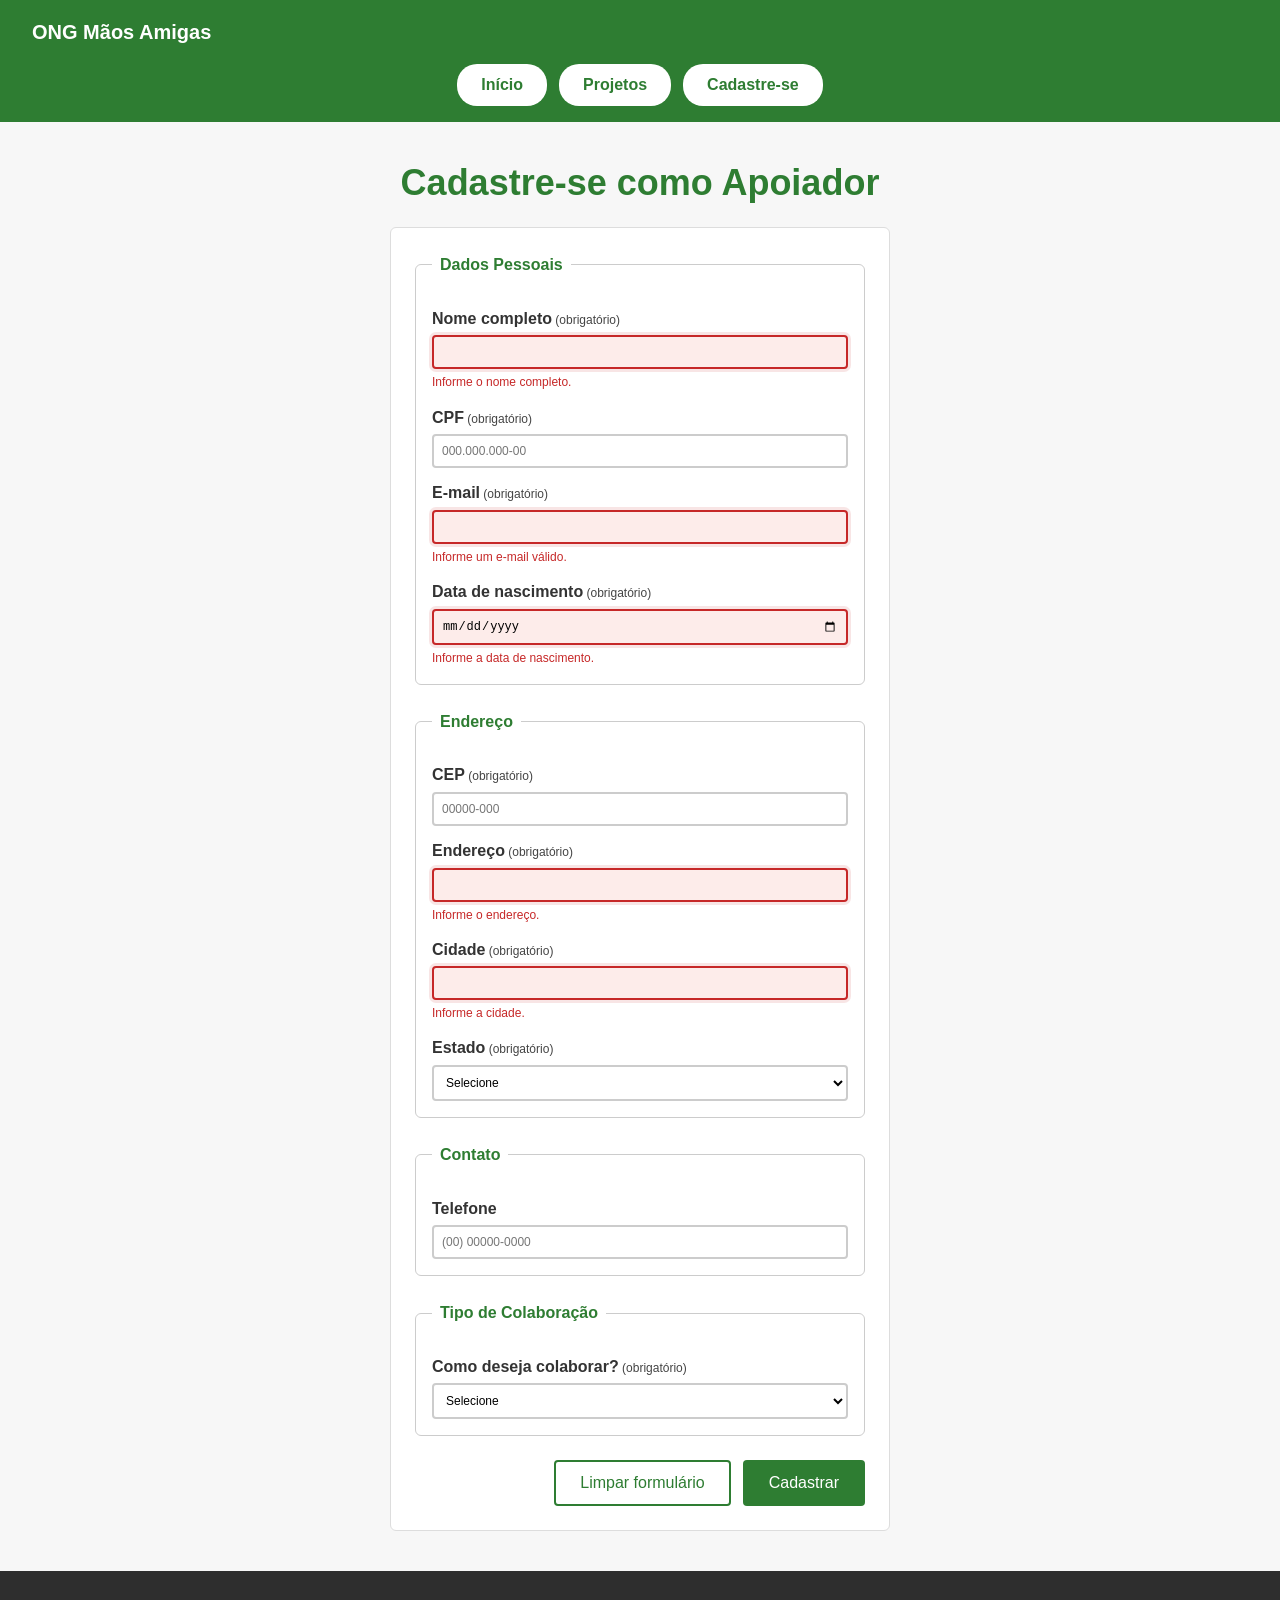
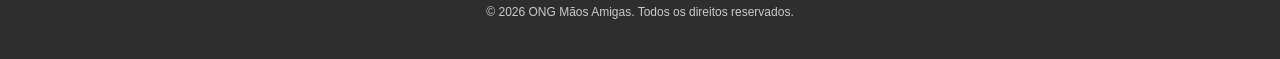
<file: cadastro.html>
<!DOCTYPE html>
<html lang="pt-br">
<head>
    <meta charset="utf-8">
    <meta name="viewport" content="width=device-width, initial-scale=1.0">
    <title>ONG Mãos Amigas - Cadastro</title>
    <link rel="stylesheet" href="style.css">
</head>
<body>
    <header>
        <div class="cabecalho-barra">
            <a href="index.html" class="logo-link">ONG Mãos Amigas</a>
            <button type="button" class="botao-hamburguer" id="botaoMenu" aria-label="Abrir menu de navegação" aria-expanded="false" aria-controls="menuPrincipal">
                <span></span><span></span><span></span>
            </button>
        </div>
        <nav id="menuPrincipal">
            <a href="index.html">Início</a>
            <div class="nav-dropdown">
                <a href="projetos.html" class="nav-dropdown__gatilho">Projetos</a>
                <div class="nav-dropdown__menu">
                    <a href="projetos.html#frentes-atuacao">Frentes de Atuação</a>
                    <a href="projetos.html#doacoes">Campanhas de Doação</a>
                </div>
            </div>
            <a href="cadastro.html">Cadastre-se</a>
        </nav>
    </header>

    <main>
        <h1>Cadastre-se como Apoiador</h1>

        <form id="frmCadastro">
            <fieldset>
                <legend>Dados Pessoais</legend>

                <label for="txtNome" class="obrigatorio">Nome completo</label>
                <input type="text" id="txtNome" name="nome" required>
                <span class="mensagem-erro">Informe o nome completo.</span>

                <label for="txtCpf" class="obrigatorio">CPF</label>
                <input type="text" id="txtCpf" name="cpf"
                        pattern="\d{3}\.\d{3}\.\d{3}-\d{2}"
                        placeholder="000.000.000-00"
                        title="Formato esperado: 000.000.000-00" required>
                <span class="mensagem-erro">Use o formato 000.000.000-00.</span>

                <label for="txtEmail" class="obrigatorio">E-mail</label>
                <input type="email" id="txtEmail" name="email" required>
                <span class="mensagem-erro">Informe um e-mail válido.</span>

                <label for="txtNascimento" class="obrigatorio">Data de nascimento</label>
                <input type="date" id="txtNascimento" name="nascimento" required>
                <span class="mensagem-erro">Informe a data de nascimento.</span>
            </fieldset>

            <fieldset>
                <legend>Endereço</legend>

                <label for="txtCep" class="obrigatorio">CEP</label>
                <input type="text" id="txtCep" name="cep"
                        pattern="\d{5}-\d{3}"
                        placeholder="00000-000"
                        title="Formato esperado: 00000-000" required>
                <span class="mensagem-erro">Use o formato 00000-000.</span>

                <label for="txtEndereco" class="obrigatorio">Endereço</label>
                <input type="text" id="txtEndereco" name="endereco" required>
                <span class="mensagem-erro">Informe o endereço.</span>

                <label for="txtCidade" class="obrigatorio">Cidade</label>
                <input type="text" id="txtCidade" name="cidade" required>
                <span class="mensagem-erro">Informe a cidade.</span>

                <label for="txtEstado" class="obrigatorio">Estado</label>
                <select id="txtEstado" name="estado" required>
                    <option value="">Selecione</option>
                    <option value="SP">São Paulo</option>
                    <option value="RJ">Rio de Janeiro</option>
                    <option value="MG">Minas Gerais</option>
                </select>
            </fieldset>

            <fieldset>
                <legend>Contato</legend>

                <label for="txtTelefone">Telefone</label>
                <input type="tel" id="txtTelefone" name="telefone" 
                        pattern="\(\d{2}\) \d{4,5}-\d{4}"
                        placeholder="(00) 00000-0000"
                        title="Formato esperado: (00) 00000-0000">
                <span class="mensagem-erro">Use o formato (00) 00000-0000.</span>
            </fieldset>

            <fieldset>
                <legend>Tipo de Colaboração</legend>

                <label for="slcTipo" class="obrigatorio">Como deseja colaborar?</label>
                <select id="slcTipo" name="tipoColaboracao" required>
                    <option value="">Selecione</option>
                    <option value="voluntario">Voluntário</option>
                    <option value="doador">Doador</option>
                </select>
            </fieldset>

            <div class="form-acoes">
                <button type="reset" class="botao-secundario">Limpar formulário</button>
                <button type="submit">Cadastrar</button>
            </div>
        </form>
    </main>

    <footer>
        <p>&copy; 2026 ONG Mãos Amigas. Todos os direitos reservados.</p>
    </footer>

    <div class="toast-container" id="toastContainer" aria-live="polite"></div>

    <script src="nav.js"></script>
    <script src="feedback.js"></script>
    <script type="module" src="main.js"></script>
</body>
</html>
</file>
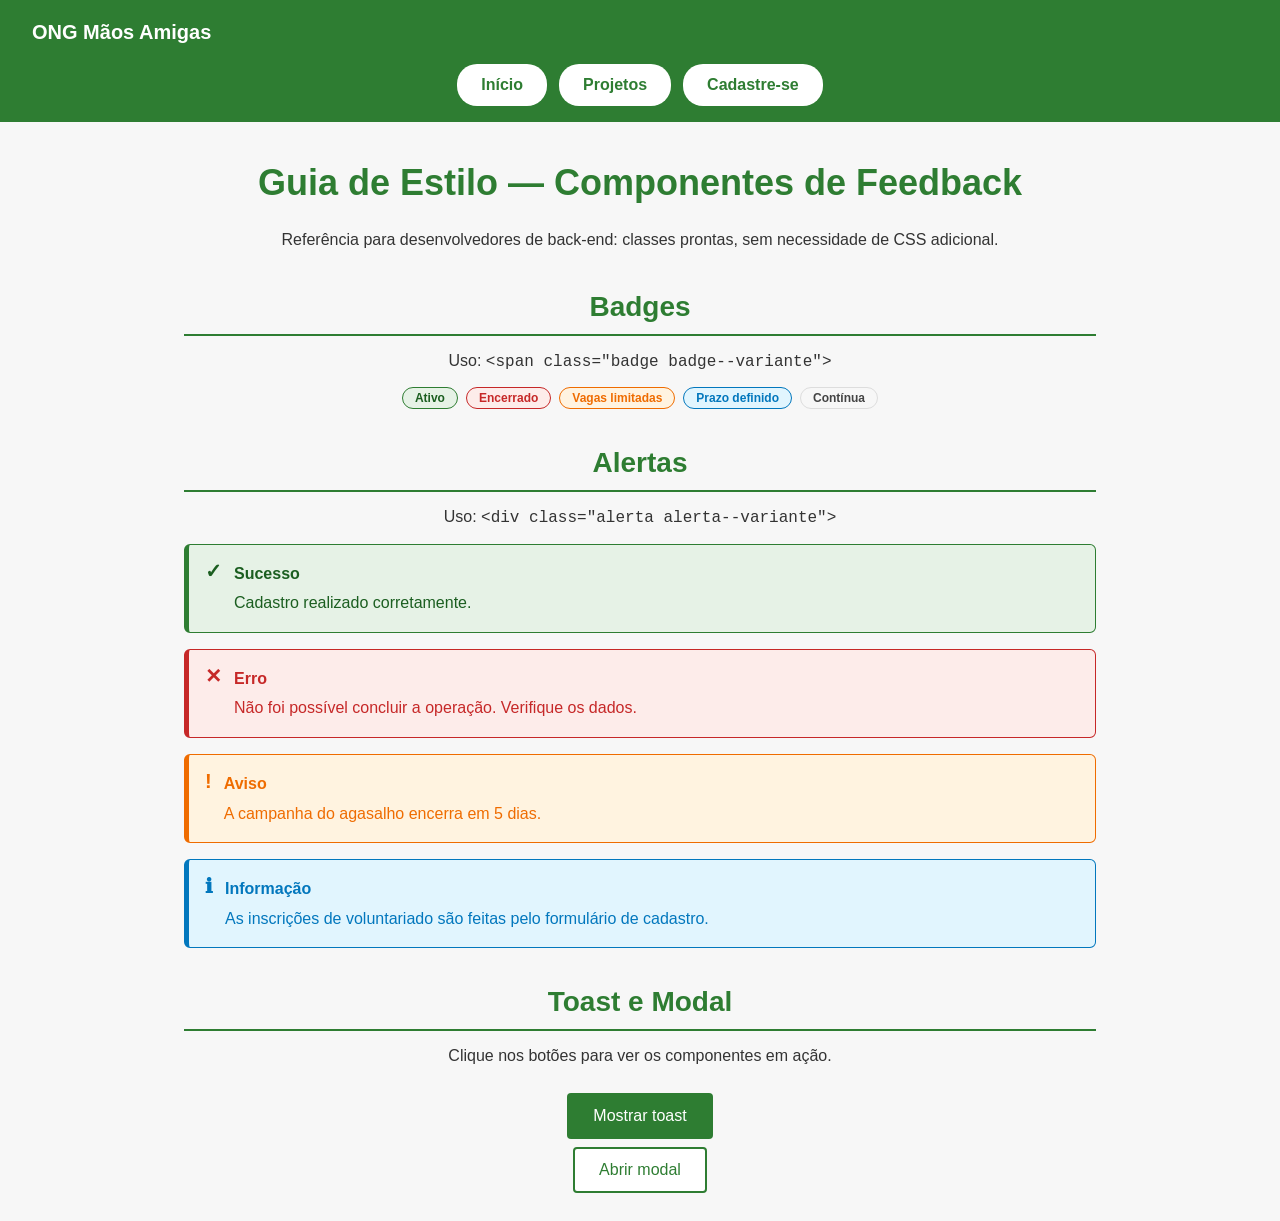
<file: guia-estilo.html>
<!-- Página de referência de identidade visual e componentes do projeto -->
<!DOCTYPE html>
<html lang="pt-br">
<head>
    <meta charset="utf-8">
    <meta name="viewport" content="width=device-width, initial-scale=1.0">
    <title>ONG Mãos Amigas - Guia de Estilo (componentes de feedback)</title>
    <link rel="stylesheet" href="style.css">
</head>
<body>
    <header>
        <div class="cabecalho-barra">
            <a href="index.html" class="logo-link">ONG Mãos Amigas</a>
            <button type="button" class="botao-hamburguer" id="botaoMenu" aria-label="Abrir menu de navegação" aria-expanded="false" aria-controls="menuPrincipal">
                <span></span><span></span><span></span>
            </button>
        </div>
        <nav id="menuPrincipal">
            <a href="index.html">Início</a>
            <div class="nav-dropdown">
                <a href="projetos.html" class="nav-dropdown__gatilho">Projetos</a>
                <div class="nav-dropdown__menu">
                    <a href="projetos.html#frentes-atuacao">Frentes de Atuação</a>
                    <a href="projetos.html#doacoes">Campanhas de Doação</a>
                </div>
            </div>
            <a href="cadastro.html">Cadastre-se</a>
        </nav>
    </header>

    <main>
        <h1>Guia de Estilo — Componentes de Feedback</h1>
        <p>Referência para desenvolvedores de back-end: classes prontas, sem necessidade de CSS adicional.</p>

        <section id="secao-badges">
            <h2>Badges</h2>
            <p>Uso: <code>&lt;span class="badge badge--variante"&gt;</code></p>
            <div style="display:flex; gap:8px; flex-wrap:wrap; justify-content:center;">
                <span class="badge badge--sucesso">Ativo</span>
                <span class="badge badge--erro">Encerrado</span>
                <span class="badge badge--aviso">Vagas limitadas</span>
                <span class="badge badge--info">Prazo definido</span>
                <span class="badge badge--neutro">Contínua</span>
            </div>
        </section>

        <section id="secao-alertas">
            <h2>Alertas</h2>
            <p>Uso: <code>&lt;div class="alerta alerta--variante"&gt;</code></p>

            <div class="alerta alerta--sucesso" role="status">
                <span class="alerta__icone" aria-hidden="true">✓</span>
                <div class="alerta__conteudo">
                    <span class="alerta__titulo">Sucesso</span>
                    Cadastro realizado corretamente.
                </div>
            </div>

            <div class="alerta alerta--erro" role="alert">
                <span class="alerta__icone" aria-hidden="true">✕</span>
                <div class="alerta__conteudo">
                    <span class="alerta__titulo">Erro</span>
                    Não foi possível concluir a operação. Verifique os dados.
                </div>
            </div>

            <div class="alerta alerta--aviso" role="alert">
                <span class="alerta__icone" aria-hidden="true">!</span>
                <div class="alerta__conteudo">
                    <span class="alerta__titulo">Aviso</span>
                    A campanha do agasalho encerra em 5 dias.
                </div>
            </div>

            <div class="alerta alerta--info" role="note">
                <span class="alerta__icone" aria-hidden="true">ℹ</span>
                <div class="alerta__conteudo">
                    <span class="alerta__titulo">Informação</span>
                    As inscrições de voluntariado são feitas pelo formulário de cadastro.
                </div>
            </div>
        </section>

        <section id="secao-toast-modal">
            <h2>Toast e Modal</h2>
            <p>Clique nos botões para ver os componentes em ação.</p>
            <button type="button" id="botaoMostrarToast">Mostrar toast</button>
            <button type="button" id="botaoAbrirModal" class="botao-secundario" style="margin-top:8px;">Abrir modal</button>
        </section>
    </main>

    <div class="toast-container" id="toastContainer" aria-live="polite"></div>

    <div class="modal-overlay" id="modalExemplo" hidden>
        <div class="modal" role="dialog" aria-modal="true" aria-labelledby="modalTitulo">
            <div class="modal__cabecalho">
                <h2 class="modal__titulo" id="modalTitulo">Confirmar ação</h2>
                <button type="button" class="modal__fechar" id="modalFechar" aria-label="Fechar modal">&times;</button>
            </div>
            <p>Este é um exemplo de modal — usado para decisões que exigem confirmação explícita do usuário antes de continuar.</p>
            <div class="modal__acoes">
                <button type="button">
</file>
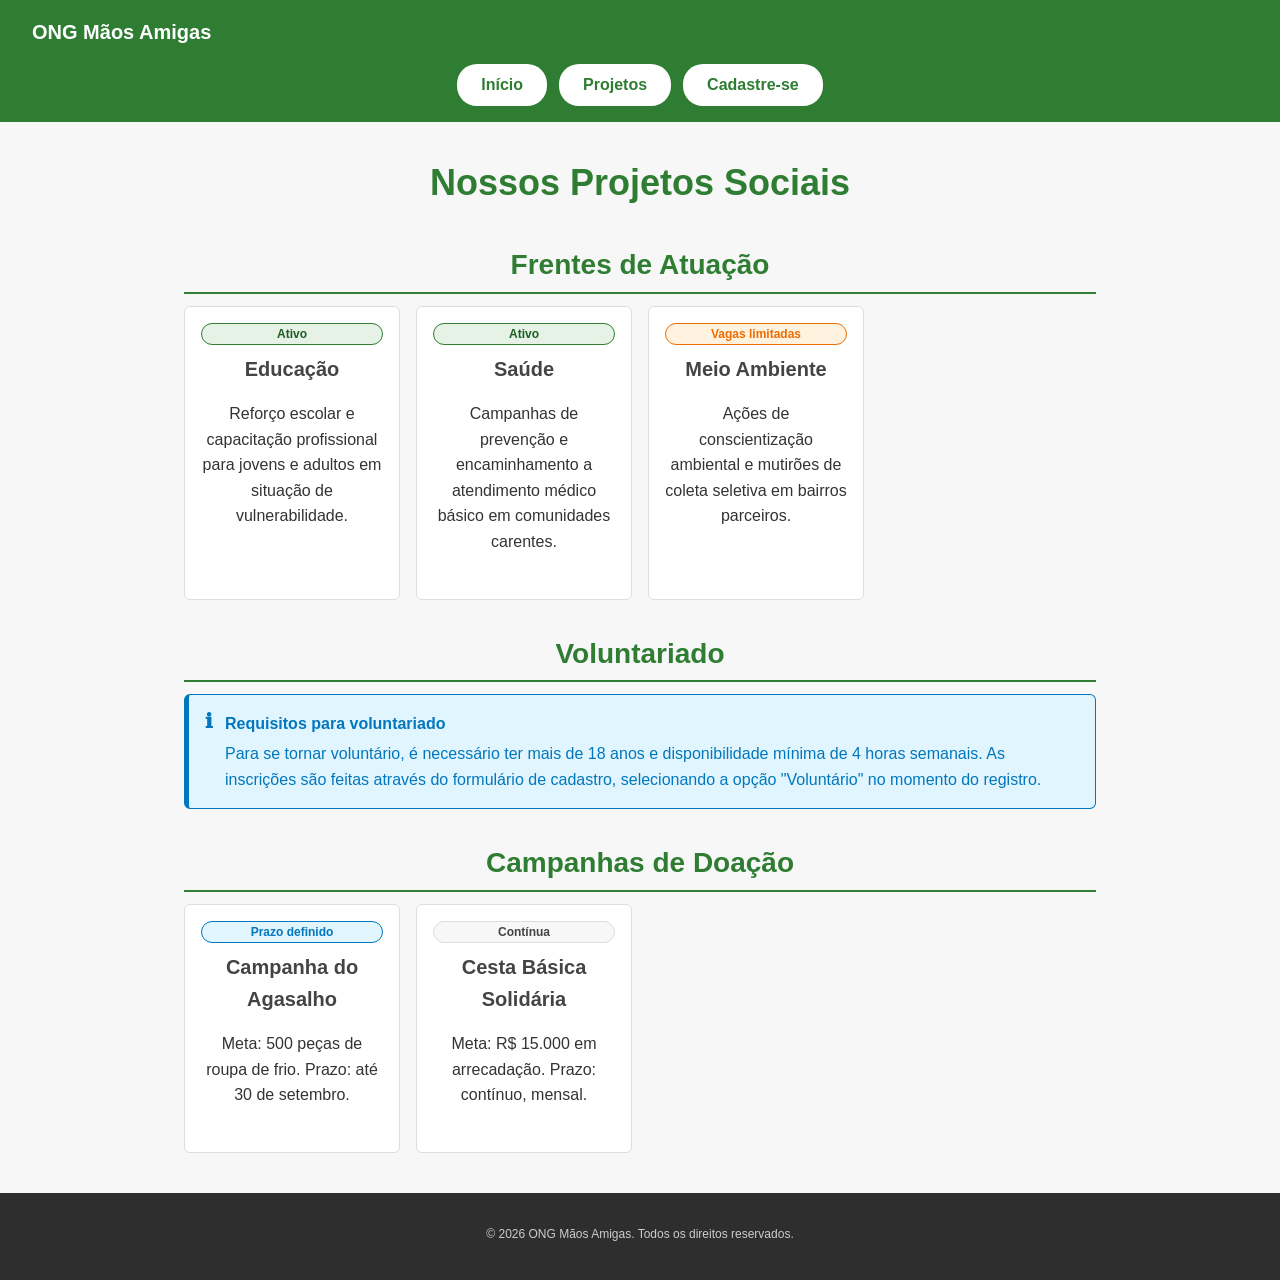
<file: projetos.html>
<!DOCTYPE html>
<html lang="pt-br">
<head>
    <meta charset="utf-8">
    <meta name="viewport" content="width=device-width, initial-scale=1.0">
    <title>ONG Mãos Amigas - Projetos</title>
    <link rel="stylesheet" href="style.css">
</head>
<body>
    <header>
        <div class="cabecalho-barra">
            <a href="index.html" class="logo-link">ONG Mãos Amigas</a>
            <button type="button" class="botao-hamburguer" id="botaoMenu" aria-label="Abrir menu de navegação" aria-expanded="false" aria-controls="menuPrincipal">
                <span></span><span></span><span></span>
            </button>
        </div>
        <nav id="menuPrincipal">
            <a href="index.html">Início</a>
            <div class="nav-dropdown">
                <a href="projetos.html" class="nav-dropdown__gatilho">Projetos</a>
                <div class="nav-dropdown__menu">
                    <a href="projetos.html#frentes-atuacao">Frentes de Atuação</a>
                    <a href="projetos.html#doacoes">Campanhas de Doação</a>
                </div>
            </div>
            <a href="cadastro.html">Cadastre-se</a>
        </nav>
    </header>

    <main>
        <h1>Nossos Projetos Sociais</h1>

        <section id="frentes-atuacao">
            <h2>Frentes de Atuação</h2>
            <div class="grid-projetos" id="gridFrentes"></div>
        </section>

        <section id="voluntariado">
            <h2>Voluntariado</h2>
            <div class="alerta alerta--info" role="note">
                <span class="alerta__icone" aria-hidden="true">ℹ</span>
                <div class="alerta__conteudo">
                    <span class="alerta__titulo">Requisitos para voluntariado</span>
                    Para se tornar voluntário, é necessário ter mais de 18 anos e disponibilidade mínima de 4 horas semanais. As inscrições são feitas através do formulário de cadastro, selecionando a opção "Voluntário" no momento do registro.
                </div>
            </div>
        </section>

        <section id="doacoes">
            <h2>Campanhas de Doação</h2>
            <div class="grid-projetos">
                <article>
                    <span class="badge badge--info">Prazo definido</span>
                    <h3>Campanha do Agasalho</h3>
                    <p>Meta: 500 peças de roupa de frio. Prazo: até 30 de setembro.</p>
                </article>
                <article>
                    <span class="badge badge--neutro">Contínua</span>
                    <h3>Cesta Básica Solidária</h3>
                    <p>Meta: R$ 15.000 em arrecadação. Prazo: contínuo, mensal.</p>
                </article>
            </div>
        </section>
    </main>

    <footer>
        <p>&copy; 2026 ONG Mãos Amigas. Todos os direitos reservados.</p>
    </footer>

    <script src="nav.js"></script>
    <script src="projetos.js"></script>
</body>
</html>
</file>
<file: style.css>
/* ============================================================
   DESIGN SYSTEM — ONG (variáveis nativas do CSS)
   ============================================================ */

:root {
    /* --- Cor: PRIMÁRIA (identidade institucional / verde ONG) --- */
    --cor-primaria-500: #2e7d32;   /* base — header, links, títulos, botões */
    --cor-primaria-600: #1b5e20;   /* hover/active — contraste mais escuro */
    --cor-primaria-100: #e6f2e6;   /* fundo suave para destaques/alertas positivos */

    /* --- Cor: SECUNDÁRIA (feedback / estado) --- */
    --cor-secundaria-erro: #c62828;      /* erro de validação de formulário */
    --cor-secundaria-erro-bg: #fdecea;   /* fundo suave de erro (apoio, não único indicador) */
    --cor-secundaria-aviso: #ef6c00;     /* aviso — alertas de atenção, não bloqueantes */
    --cor-secundaria-aviso-bg: #fff3e0;
    --cor-secundaria-info: #0277bd;      /* informação neutra — dicas, novidades */
    --cor-secundaria-info-bg: #e1f5fe;

    /* --- Cor: NEUTRAS (texto, fundos, bordas) --- */
    --cor-neutra-000: #ffffff;  /* branco — cards, texto sobre fundo escuro */
    --cor-neutra-100: #f7f7f7;  /* fundo geral da página */
    --cor-neutra-200: #e0e0e0;  /* hover de elementos claros */
    --cor-neutra-300: #dddddd;  /* bordas de cards/inputs */
    --cor-neutra-400: #cccccc;  /* bordas de fieldset */
    --cor-neutra-600: #444444;  /* texto secundário (h3) */
    --cor-neutra-700: #333333;  /* texto principal do corpo */
    --cor-neutra-800: #2e2e2e;  /* fundo do footer */
    --cor-neutra-900: #1a1a1a;  /* reservada — texto de alto contraste, se necessário */

    /* --- Tipografia: famílias --- */
    --fonte-base: Arial, Helvetica, sans-serif;

    /* --- Tipografia: escala hierárquica (5 níveis, razão ~1.25 - Terça Maior) --- */
    --texto-01-legenda: 0.75rem;   /* 12px — legendas, footer, microcopy */
    --texto-02-corpo: 1rem;        /* 16px — parágrafos, inputs, botões */
    --texto-03-subtitulo: 1.25rem; /* 20px — h3 */
    --texto-04-titulo: 1.75rem;    /* 28px — h2 */
    --texto-05-destaque: 2.25rem;  /* 36px — h1 */

    /* --- Tipografia: peso e altura de linha --- */
    --peso-normal: 400;
    --peso-negrito: 700;
    --linha-base: 1.6;

    /* --- Espaçamento modular (escala base-8, estrita) --- */
    --espaco-1: 4px;   /* micro-ajustes (padding de legend, gap fino) */
    --espaco-2: 8px;   /* padding interno de inputs, gaps pequenos */
    --espaco-3: 12px;  /* gap entre nav, margens de parágrafo */
    --espaco-4: 16px;  /* padding padrão de cards e header */
    --espaco-5: 24px;  /* padding de formulários, margem lateral do main */
    --espaco-6: 32px;  /* padding do header/footer, espaçamento entre seções */
    --espaco-7: 40px;  /* margem superior do footer */

    /* --- Raio e transição (consistência de componentes) --- */
    --raio-sm: 4px;
    --raio-md: 6px;
    --raio-pill: 20px;
    --transicao-rapida: 0.2s ease;

    /* --- Acessibilidade: anel de foco visível --- */
    --foco-cor: #0d47a1;
    --foco-anel: 3px solid var(--foco-cor);

    /* --- Grid: colunas e gutter --- */
    --grid-colunas: 12;
    --grid-gutter: var(--espaco-4); /* 16px entre colunas/linhas */
}

/* ============================================================
   BREAKPOINTS (mobile-first, 5 cenários via @media)
   320px  -> base (sem media query, mobile pequeno)
   480px  -> mobile grande
   768px  -> tablet
   1024px -> desktop pequeno
   1440px -> desktop panorâmico
   ============================================================ */

/* ============================================================
   RESET
   ============================================================ */
* {
    margin: 0;
    padding: 0;
    box-sizing: border-box;
}

body {
    font-family: var(--fonte-base);
    font-size: var(--texto-02-corpo);
    font-weight: var(--peso-normal);
    color: var(--cor-neutra-700);
    background-color: var(--cor-neutra-100);
    line-height: var(--linha-base);
    text-align: center;
}

/* Acessibilidade: foco visível para navegação por teclado em QUALQUER elemento focável */
a:focus-visible,
button:focus-visible,
input:focus-visible,
select:focus-visible {
    outline: var(--foco-anel);
    outline-offset: 2px;
}

/* Acessibilidade: respeita usuários que pedem menos movimento */
@media (prefers-reduced-motion: reduce) {
    * {
        transition: none !important;
        animation: none !important;
    }
}

/* ============================================================
   HEADER — barra + navegação (desktop: horizontal com dropdown /
   mobile: menu hambúrguer)
   ============================================================ */
header {
    background-color: var(--cor-primaria-500);
    padding: var(--espaco-4) var(--espaco-6);
}

/* Flexbox: distribui logo à esquerda e botão hambúrguer à direita */
.cabecalho-barra {
    display: flex;
    justify-content: space-between;
    align-items: center;
}

.logo-link {
    color: var(--cor-neutra-000);
    font-weight: var(--peso-negrito);
    font-size: var(--texto-03-subtitulo);
    text-decoration: none;
}

/* Botão hambúrguer: oculto por padrão (só aparece no breakpoint mobile abaixo) */
.botao-hamburguer {
    display: none;
    flex-direction: column;
    justify-content: center;
    gap: 5px;
    width: 40px;
    height: 40px;
    background: transparent;
    border: none;
    cursor: pointer;
    padding: 0;
    margin: 0;
}

.botao-hamburguer span {
    display: block;
    width: 26px;
    height: 3px;
    background-color: var(--cor-neutra-000);
    border-radius: var(--raio-sm);
    transition: transform var(--transicao-rapida), opacity var(--transicao-rapida);
}

/* Estado aberto do hambúrguer: transforma as 3 barras em "X" */
.botao-hamburguer[aria-expanded="true"] span:nth-child(1) {
    transform: translateY(8px) rotate(45deg);
}
.botao-hamburguer[aria-expanded="true"] span:nth-child(2) {
    opacity: 0;
}
.botao-hamburguer[aria-expanded="true"] span:nth-child(3) {
    transform: translateY(-8px) rotate(-45deg);
}

/* Navegação principal — desktop: linha horizontal */
header nav {
    display: flex;
    align-items: center;
    justify-content: center;
    gap: var(--espaco-3);
    margin-top: var(--espaco-4);
}

header nav > a,
.nav-dropdown__gatilho {
    color: var(--cor-primaria-500);
    background-color: var(--cor-neutra-000);
    text-decoration: none;
    font-weight: var(--peso-negrito);
    padding: var(--espaco-2) var(--espaco-5);
    border-radius: var(--raio-pill);
    transition: background-color var(--transicao-rapida);
}

header nav > a:hover,
.nav-dropdown__gatilho:hover {
    background-color: var(--cor-neutra-200);
}

/* Corrige "sticky hover" em telas touch: em dispositivos SEM mouse, o :hover
   grudado no toque não deve ser aplicado — só telas que realmente têm hover. */
@media (hover: none) {
    header nav > a:hover,
    .nav-dropdown__gatilho:hover {
        background-color: var(--cor-neutra-000);
    }
}

/* Remove o retângulo cinza de "tap highlight" que alguns navegadores mobile
   aplicam ao toque, causando a diferença visual momentânea entre os botões */
header nav > a,
.nav-dropdown__gatilho,
.botao-hamburguer {
    -webkit-tap-highlight-color: transparent;
}

/* Dropdown (submenu) — só existe em telas largas via :hover / :focus-within */
.nav-dropdown {
    position: relative;
    display: flex; /* faz o wrapper se comportar como os outros itens do menu... */
    flex-direction: column;
}

/* ...e faz o gatilho ("Projetos") esticar e ficar IDÊNTICO em tamanho aos
   demais links do menu, já que ele não é filho direto de <nav> e por isso
   não herdava o align-items: stretch do container flex */
.nav-dropdown__gatilho {
    display: block;
    width: 100%;
}

.nav-dropdown__menu {
    display: none;
    position: absolute;
    top: 100%;
    left: 0;
    margin-top: var(--espaco-1);
    background-color: var(--cor-neutra-000);
    border: 1px solid var(--cor-neutra-300);
    border-radius: var(--raio-md);
    padding: var(--espaco-2);
    min-width: 220px;
    flex-direction: column;
    gap: var(--espaco-1);
    box-shadow: 0 4px 10px rgba(0, 0, 0, 0.15);
    z-index: 10;
}

/* Pseudo-classes que acionam o submenu: hover do mouse e foco por teclado (Tab) */
.nav-dropdown:hover .nav-dropdown__menu,
.nav-dropdown:focus-within .nav-dropdown__menu {
    display: flex;
}

.nav-dropdown__menu a {
    color: var(--cor-primaria-500);
    text-decoration: none;
    padding: var(--espaco-2);
    border-radius: var(--raio-sm);
    font-weight: var(--peso-normal);
}

.nav-dropdown__menu a:hover,
.nav-dropdown__menu a:focus-visible {
    background-color: var(--cor-primaria-100);
}

/* ============================================================
   BREAKPOINT MOBILE (< 768px): navegação horizontal vira
   menu hambúrguer condensado
   ============================================================ */
@media (max-width: 767px) {
    .botao-hamburguer {
        display: flex; /* mostra o hambúrguer só aqui */
    }

    /* Menu some por padrão em mobile; JS alterna a classe .nav-aberta */
    header nav {
        display: none;
        flex-direction: column;
        align-items: stretch;
        gap: var(--espaco-1);
        margin-top: var(--espaco-3);
    }

    header nav.nav-aberta {
        display: flex;
    }

    header nav > a,
    .nav-dropdown__gatilho {
        text-align: center;
        border-radius: var(--raio-sm);
    }

    /* Em mobile o submenu não usa position:absolute/hover — some parte do
       fluxo normal e some visível junto com o menu principal */
    .nav-dropdown__menu {
        position: static;
        box-shadow: none;
        border: none;
        background-color: var(--cor-primaria-100);
        display: none; /* controlado pela mesma classe JS do menu principal */
    }

    .nav-dropdown.nav-dropdown--aberto .nav-dropdown__menu {
        display: flex;
    }
}

/* ============================================================
   TIPOGRAFIA / CONTEÚDO
   ============================================================ */
main {
    max-width: 900px;
    margin: var(--espaco-6) auto;
    padding: 0 var(--espaco-5);
}

h1 {
    font-size: var(--texto-05-destaque);
    color: var(--cor-primaria-500);
    margin-bottom: var(--espaco-4);
}

h2 {
    font-size: var(--texto-04-titulo);
    color: var(--cor-primaria-500);
    margin-top: var(--espaco-6);
    margin-bottom: var(--espaco-3);
    border-bottom: 2px solid var(--cor-primaria-500);
    padding-bottom: var(--espaco-1);
}

h3 {
    font-size: var(--texto-03-subtitulo);
    color: var(--cor-neutra-600);
    margin-bottom: var(--espaco-2);
}

p {
    font-size: var(--texto-02-corpo);
    margin-bottom: var(--espaco-3);
}

/* index.html */
#sobre img {
    max-width: 280px;
    display: block;
    margin: 0 auto var(--espaco-4) auto;
}

/* ============================================================
   GRID — sistema de 12 colunas (projetos.html)
   ============================================================ */
section {
    margin-bottom: var(--espaco-6);
}

/* Container do grid: 12 colunas, mobile-first (base = 1 coluna) */
.grid-projetos {
    display: grid;
    grid-template-columns: repeat(1, 1fr);
    gap: var(--grid-gutter);
}

article {
    background-color: var(--cor-neutra-000);
    border: 1px solid var(--cor-neutra-300);
    border-radius: var(--raio-md);
    padding: var(--espaco-4);
    margin-bottom: var(--espaco-4);
    /* dentro do grid, cada card ocupa a largura total da sua faixa de colunas */
    grid-column: span 12;
    /* Flexbox: empilha título e texto verticalmente, com espaçamento uniforme,
       e garante que cards da mesma linha do grid fiquem com a mesma altura */
    display: flex;
    flex-direction: column;
    gap: var(--espaco-2);
    height: 100%;
}

/* Breakpoint 1 — 480px (mobile grande): 2 colunas visuais, cada card ocupa 6/12 */
@media (min-width: 480px) {
    .grid-projetos {
        grid-template-columns: repeat(12, 1fr);
    }
    article {
        grid-column: span 6;
    }
}

/* Breakpoint 2 — 768px (tablet): cada card ocupa 4/12 -> 3 colunas visuais */
@media (min-width: 768px) {
    article {
        grid-column: span 4;
    }
}

/* Breakpoint 3 — 1024px (desktop pequeno): cada card ocupa 3/12 -> 4 colunas visuais */
@media (min-width: 1024px) {
    article {
        grid-column: span 3;
    }
    main {
        max-width: 960px;
    }
}

/* Breakpoint 4 — 1440px (desktop panorâmico): container mais largo, cards 3/12 mantidos, gutter maior */
@media (min-width: 1440px) {
    main {
        max-width: 1200px;
    }
    .grid-projetos {
        gap: var(--espaco-5);
    }
}

/* ============================================================
   FORMULÁRIO (cadastro.html)
   ============================================================ */
form {
    background-color: var(--cor-neutra-000);
    padding: var(--espaco-5);
    border-radius: var(--raio-md);
    border: 1px solid var(--cor-neutra-300);
    text-align: left;
    max-width: 500px;
    margin: 0 auto;
}

fieldset {
    border: 1px solid var(--cor-neutra-400);
    border-radius: var(--raio-md);
    padding: var(--espaco-4);
    margin-bottom: var(--espaco-5);
}

legend {
    font-weight: var(--peso-negrito);
    color: var(--cor-primaria-500);
    padding: 0 var(--espaco-2);
}

label {
    display: block;
    margin-top: var(--espaco-3);
    margin-bottom: var(--espaco-1);
    font-weight: var(--peso-negrito);
}

/* Acessibilidade: associa visualmente o indicador de campo obrigatório sem depender só de cor/asterisco */
label.obrigatorio::after {
    content: " (obrigatório)";
    font-weight: var(--peso-normal);
    font-size: var(--texto-01-legenda);
    color: var(--cor-neutra-600);
}

input,
select {
    width: 100%;
    padding: var(--espaco-2);
    border: 2px solid var(--cor-neutra-400);
    border-radius: var(--raio-sm);
    font-size: var(--texto-01-legenda);
    background-color: var(--cor-neutra-000);
    transition: border-color var(--transicao-rapida),
                background-color var(--transicao-rapida),
                box-shadow var(--transicao-rapida);
}

/* :focus — campo ativo no momento; reforça o outline global com box-shadow
   suave, para o usuário identificar de longe qual campo está em edição */
input:focus,
select:focus {
    border-color: var(--foco-cor);
    box-shadow: 0 0 0 3px rgba(13, 71, 161, 0.15);
}

/* :disabled — campo bloqueado: fundo neutro e cursor indicando indisponibilidade */
input:disabled,
select:disabled {
    background-color: var(--cor-neutra-100);
    color: var(--cor-neutra-600);
    cursor: not-allowed;
    border-color: var(--cor-neutra-300);
}

/* Sinalização de SUCESSO — campo preenchido corretamente: borda + fundo verdes
   (mesma lógica do erro: nunca só cor, aqui reforçado por sombra sutil também).
   Para <select required>, o navegador já marca :invalid enquanto a opção
   vazia ("Selecione") estiver escolhida, então :valid aqui já significa
   "usuário escolheu uma opção real" — sem precisar de seletor de atributo. */
input:valid:not(:placeholder-shown):not(:disabled),
select:valid:not(:disabled) {
    border-color: var(--cor-primaria-500);
    background-color: var(--cor-primaria-100);
    box-shadow: 0 0 0 3px rgba(46, 125, 50, 0.12);
}

/* Acessibilidade: erro nunca depende só da cor — soma borda + ícone/texto + fundo */
input:invalid:not(:placeholder-shown) {
    border-color: var(--cor-secundaria-erro);
    background-color: var(--cor-secundaria-erro-bg);
    box-shadow: 0 0 0 3px rgba(198, 40, 40, 0.12);
}

input:invalid:not(:placeholder-shown) + .mensagem-erro {
    display: block;
    color: var(--cor-secundaria-erro);
    font-size: var(--texto-01-legenda);
    margin-top: var(--espaco-1);
}

.mensagem-erro {
    display: none;
}

button {
    display: block;
    margin: var(--espaco-5) auto 0 auto;
    background-color: var(--cor-primaria-500);
    color: var(--cor-neutra-000);
    border: 2px solid transparent;
    padding: var(--espaco-3) var(--espaco-5);
    border-radius: var(--raio-sm);
    cursor: pointer;
    font-size: var(--texto-02-corpo);
    transition: background-color var(--transicao-rapida),
                transform var(--transicao-rapida),
                box-shadow var(--transicao-rapida),
                opacity var(--transicao-rapida);
}

/* :hover — feedback de "isto é clicável", sem exigir clique */
button:hover:not(:disabled) {
    background-color: var(--cor-primaria-600);
}

/* :focus-visible — anel de foco específico do botão (teclado/Tab), além do
   outline global já definido — reforça contorno com box-shadow em camadas */
button:focus-visible {
    box-shadow: 0 0 0 3px var(--cor-neutra-000), 0 0 0 6px var(--foco-cor);
}

/* :active — feedback de "pressionado no exato instante do clique":
   escurece mais que o hover e recua visualmente (translateY) */
button:active:not(:disabled) {
    background-color: var(--cor-primaria-600);
    transform: translateY(1px);
    box-shadow: inset 0 2px 4px rgba(0, 0, 0, 0.2);
}

/* :disabled — remove affordance de clique: opacidade reduzida, cursor bloqueado,
   sem transição de hover/active (impede feedback de que é clicável) */
button:disabled {
    background-color: var(--cor-neutra-400);
    color: var(--cor-neutra-600);
    cursor: not-allowed;
    opacity: 0.7;
}

.botao-secundario {
    background-color: var(--cor-neutra-000);
    color: var(--cor-primaria-500);
    border: 2px solid var(--cor-primaria-500);
}

.botao-secundario:hover:not(:disabled) {
    background-color: var(--cor-primaria-100);
}

.botao-secundario:active:not(:disabled) {
    background-color: var(--cor-primaria-100);
    box-shadow: inset 0 2px 4px rgba(0, 0, 0, 0.1);
}

.botao-secundario:disabled {
    background-color: var(--cor-neutra-100);
    color: var(--cor-neutra-400);
    border-color: var(--cor-neutra-300);
}

/* Flexbox: linha de ações do formulário — "Limpar" e "Cadastrar" lado a lado,
   empilhando em coluna se a tela for estreita demais para os dois botões */
.form-acoes {
    display: flex;
    flex-direction: row;
    flex-wrap: wrap;
    justify-content: flex-end;
    align-items: center;
    gap: var(--espaco-3);
    margin-top: var(--espaco-5);
}

.form-acoes button {
    margin: 0; /* remove o auto-centralizado do seletor genérico "button" acima */
}

@media (max-width: 479px) {
    .form-acoes {
        flex-direction: column;
        align-items: stretch;
    }
}

/* ============================================================
   FOOTER
   ============================================================ */
footer {
    background-color: var(--cor-neutra-800);
    color: var(--cor-neutra-000);
    padding: var(--espaco-5) var(--espaco-6);
    margin-top: var(--espaco-7);
}

footer h2 {
    color: var(--cor-neutra-000);
    border-bottom: 2px solid var(--cor-neutra-000);
    font-size: var(--texto-01-legenda);
    display: inline-block;
}

footer ul {
    list-style: none;
}

footer a {
    color: var(--cor-neutra-000);
}

footer p {
    font-size: var(--texto-01-legenda);
    color: var(--cor-neutra-400);
    margin-top: var(--espaco-2);
}

/* ============================================================
   COMPONENTES DE FEEDBACK — badges, alertas, toast, modal
   (padrão pronto para reuso pelo back-end: classes semânticas
   por variante, nunca cor isolada — sempre com ícone/texto junto)
   ============================================================ */

/* --- BADGES: categorização semântica de conteúdo (ex.: cards de projeto) --- */
.badge {
    display: inline-block;
    font-size: var(--texto-01-legenda);
    font-weight: var(--peso-negrito);
    padding: var(--espaco-1) var(--espaco-3);
    border-radius: var(--raio-pill);
    border: 1px solid transparent;
    line-height: 1;
}

.badge--sucesso {
    background-color: var(--cor-primaria-100);
    color: var(--cor-primaria-600);
    border-color: var(--cor-primaria-500);
}

.badge--erro {
    background-color: var(--cor-secundaria-erro-bg);
    color: var(--cor-secundaria-erro);
    border-color: var(--cor-secundaria-erro);
}

.badge--aviso {
    background-color: var(--cor-secundaria-aviso-bg);
    color: var(--cor-secundaria-aviso);
    border-color: var(--cor-secundaria-aviso);
}

.badge--info {
    background-color: var(--cor-secundaria-info-bg);
    color: var(--cor-secundaria-info);
    border-color: var(--cor-secundaria-info);
}

.badge--neutro {
    background-color: var(--cor-neutra-100);
    color: var(--cor-neutra-600);
    border-color: var(--cor-neutra-300);
}

/* --- ALERTAS: caixa de destaque dentro do fluxo da página (não flutuante) --- */
.alerta {
    display: flex;
    align-items: flex-start;
    gap: var(--espaco-3);
    text-align: left;
    padding: var(--espaco-4);
    border-radius: var(--raio-md);
    border: 1px solid transparent;
    border-left-width: 5px;
    margin-bottom: var(--espaco-4);
}

.alerta__icone {
    font-weight: var(--peso-negrito);
    font-size: var(--texto-03-subtitulo);
    line-height: 1;
}

.alerta__conteudo {
    flex: 1;
}

.alerta__titulo {
    font-weight: var(--peso-negrito);
    margin-bottom: var(--espaco-1);
    display: block;
}

.alerta--sucesso {
    background-color: var(--cor-primaria-100);
    border-color: var(--cor-primaria-500);
    color: var(--cor-primaria-600);
}

.alerta--erro {
    background-color: var(--cor-secundaria-erro-bg);
    border-color: var(--cor-secundaria-erro);
    color: var(--cor-secundaria-erro);
}

.alerta--aviso {
    background-color: var(--cor-secundaria-aviso-bg);
    border-color: var(--cor-secundaria-aviso);
    color: var(--cor-secundaria-aviso);
}

.alerta--info {
    background-color: var(--cor-secundaria-info-bg);
    border-color: var(--cor-secundaria-info);
    color: var(--cor-secundaria-info);
}

/* --- TOAST: notificação não obstrutiva, flutuante, some sozinha --- */
.toast-container {
    position: fixed;
    bottom: var(--espaco-5);
    right: var(--espaco-5);
    display: flex;
    flex-direction: column;
    gap: var(--espaco-2);
    z-index: 100;
}

.toast {
    display: flex;
    align-items: center;
    gap: var(--espaco-2);
    background-color: var(--cor-neutra-800);
    color: var(--cor-neutra-000);
    padding: var(--espaco-3) var(--espaco-4);
    border-radius: var(--raio-md);
    border-left: 5px solid var(--cor-primaria-500);
    box-shadow: 0 4px 12px rgba(0, 0, 0, 0.2);
    font-size: var(--texto-02-corpo);
    min-width: 260px;
    max-width: 340px;
    text-align: left;
    /* animação de entrada: desliza e aparece, sem movimento brusco */
    animation: toast-entrada 0.3s ease-out;
}

.toast--erro {
    border-left-color: var(--cor-secundaria-erro);
}

.toast--aviso {
    border-left-color: var(--cor-secundaria-aviso);
}

@keyframes toast-entrada {
    from {
        opacity: 0;
        transform: translateX(20px);
    }
    to {
        opacity: 1;
        transform: translateX(0);
    }
}

@media (prefers-reduced-motion: reduce) {
    .toast {
        animation: none;
    }
}

/* --- MODAL: caixa de diálogo bloqueante, com overlay --- */
.modal-overlay {
    position: fixed;
    inset: 0;
    background-color: rgba(0, 0, 0, 0.5);
    display: flex;
    align-items: center;
    justify-content: center;
    padding: var(--espaco-4);
    z-index: 200;
}

.modal-overlay[hidden] {
    display: none;
}

.modal {
    background-color: var(--cor-neutra-000);
    border-radius: var(--raio-md);
    padding: var(--espaco-5);
    max-width: 420px;
    width: 100%;
    text-align: left;
    box-shadow: 0 10px 30px rgba(0, 0, 0, 0.25);
}

.modal__cabecalho {
    display: flex;
    justify-content: space-between;
    align-items: center;
    margin-bottom: var(--espaco-3);
}

.modal__titulo {
    color: var(--cor-primaria-500);
    font-size: var(--texto-04-titulo);
}

.modal__fechar {
    background: transparent;
    border: none;
    color: var(--cor-neutra-600);
    font-size: var(--texto-04-titulo);
    line-height: 1;
    cursor: pointer;
    padding: 0;
    margin: 0;
}

.modal__acoes {
    display: flex;
    justify-content: flex-end;
    gap: var(--espaco-3);
    margin-top: var(--espaco-5);
}

.modal__acoes button {
    margin: 0;
}
</file>
